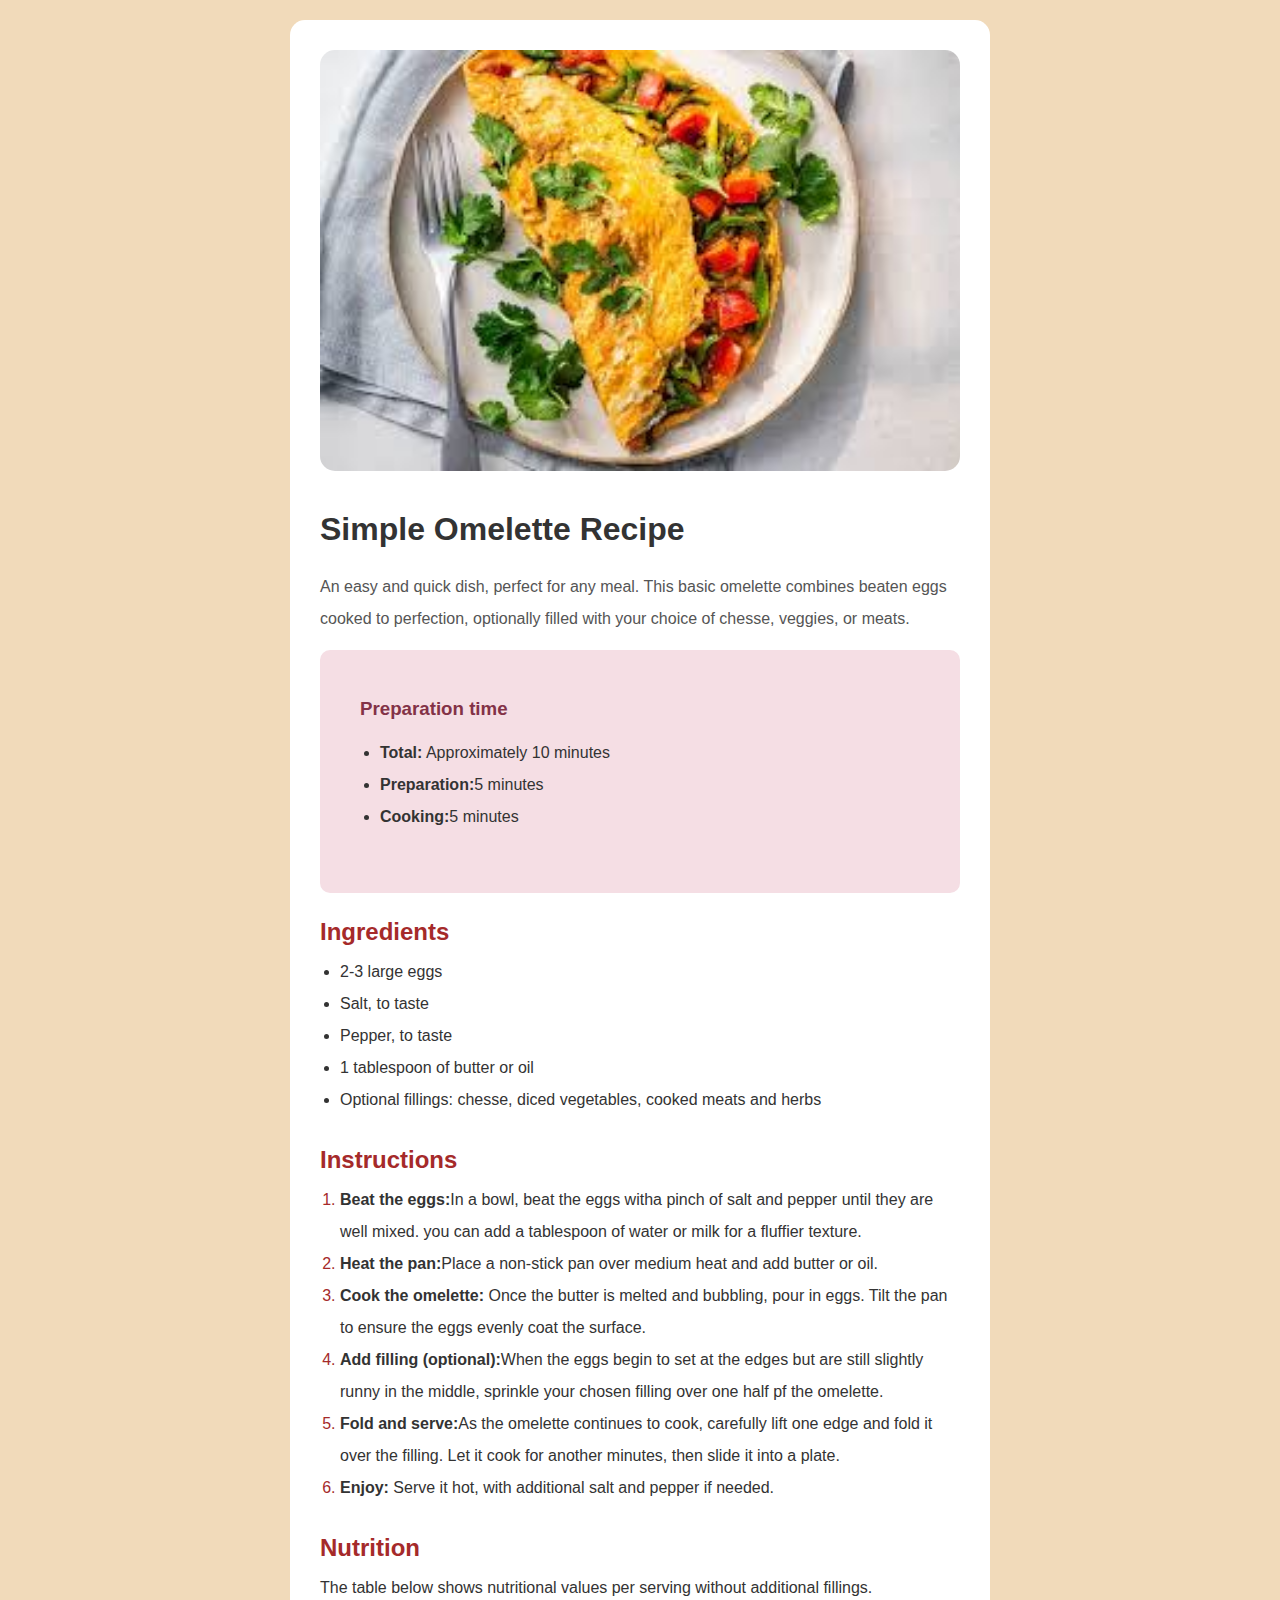
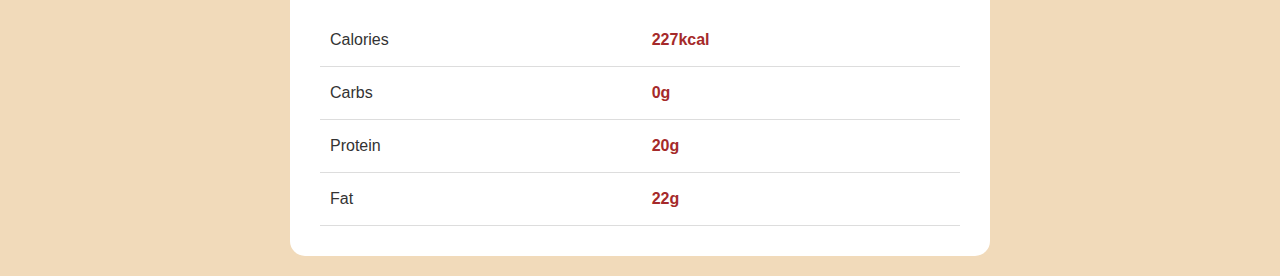
<file: index.html>
<!DOCTYPE html>
<html lang="en">
  <head>
    <meta charset="UTF-8" />
    <meta name="viewport" content="width=device-width, initial-scale=1.0" />
    <title>recipe</title>
    <link rel="stylesheet" href="./style.css" />
  </head>
  <body>
    <div class="container">
      <img src="omelette.jpg" alt="omelette" class="recipe-image" />
      <h1>Simple Omelette Recipe</h1>
      <p class="description">
        An easy and quick dish, perfect for any meal. This basic omelette
        combines beaten eggs cooked to perfection, optionally filled with your
        choice of chesse, veggies, or meats.
      </p>

      <div class="prep-time">
        <h3>Preparation time</h3>
        <ul>
          <li><strong>Total:</strong> Approximately 10 minutes</li>
          <li><strong>Preparation:</strong>5 minutes</li>
          <li><strong>Cooking:</strong>5 minutes</li>
        </ul>
      </div>
      <h2 class="brown-title">Ingredients</h2>
      <ul>
        <li>2-3 large eggs</li>
        <li>Salt, to taste</li>
        <li>Pepper, to taste</li>
        <li>1 tablespoon of butter or oil</li>
        <li>
          Optional fillings: chesse, diced vegetables, cooked meats and herbs
        </li>
      </ul>

      <h2 class="brown-title">Instructions</h2>
      <ol class="brown-list">
        <li>
          <strong>Beat the eggs:</strong>In a bowl, beat the eggs witha pinch of
          salt and pepper until they are well mixed. you can add a tablespoon of
          water or milk for a fluffier texture.
        </li>
        <li>
          <strong>Heat the pan:</strong>Place a non-stick pan over medium heat
          and add butter or oil.
        </li>
        <li>
          <strong>Cook the omelette:</strong> Once the butter is melted and
          bubbling, pour in eggs. Tilt the pan to ensure the eggs evenly coat
          the surface.
        </li>
        <li>
          <strong>Add filling (optional):</strong>When the eggs begin to set at
          the edges but are still slightly runny in the middle, sprinkle your
          chosen filling over one half pf the omelette.
        </li>
        <li>
          <strong>Fold and serve:</strong>As the omelette continues to cook,
          carefully lift one edge and fold it over the filling. Let it cook for
          another minutes, then slide it into a plate.
        </li>
        <li>
          <strong>Enjoy:</strong> Serve it hot, with additional salt and pepper
          if needed.
        </li>
      </ol>
      <h2 class="brown-title">Nutrition</h2>
      <p>
        The table below shows nutritional values per serving without additional
        fillings.
      </p>

      <table class="nutrition">
        <tr>
          <td>Calories</td>
          <td><strong class="brown-title">227kcal</strong></td>
        </tr>
        <tr>
          <td>Carbs</td>
          <td><strong class="brown-title">0g</strong></td>
        </tr>
        <tr>
          <td>Protein</td>
          <td><strong class="brown-title">20g</strong></td>
        </tr>
        <tr>
          <td>Fat</td>
          <td><strong class="brown-title">22g</strong></td>
        </tr>
      </table>

     
    </div>
  </body>
</html>
</file>
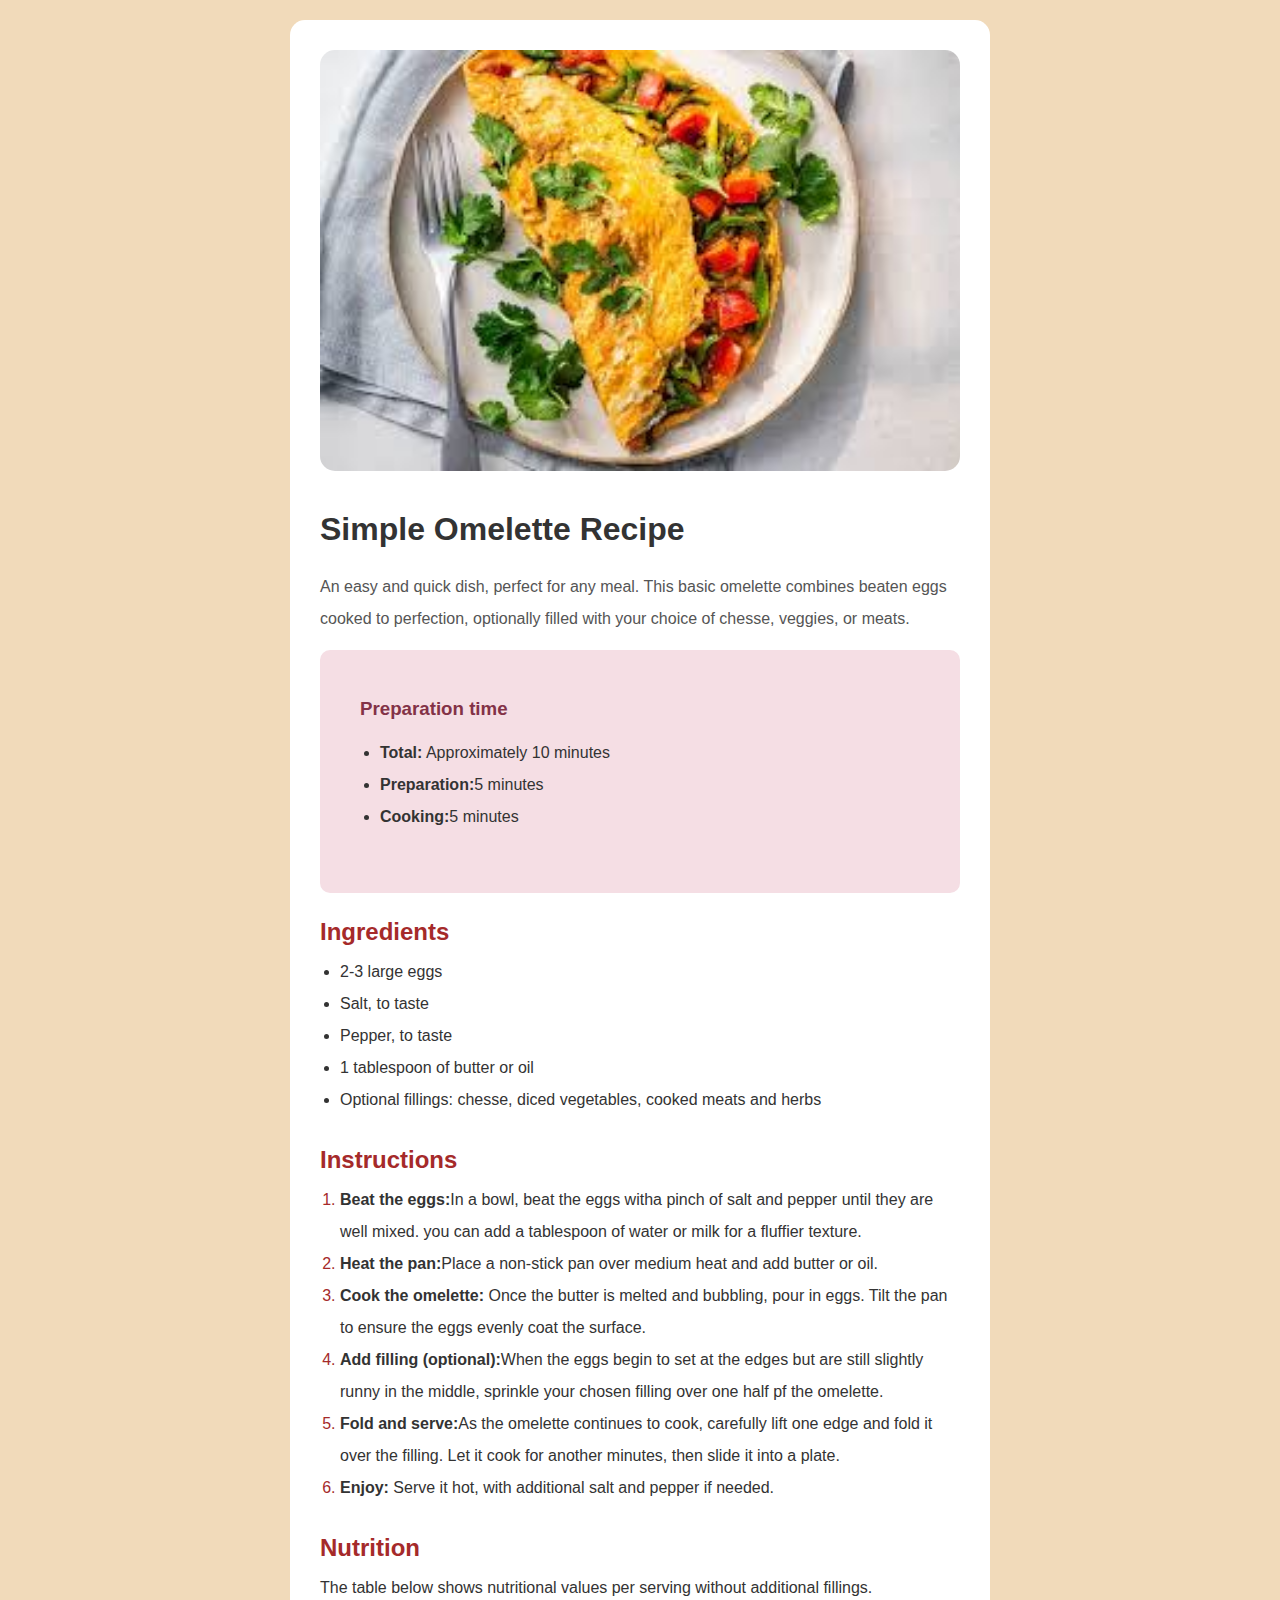
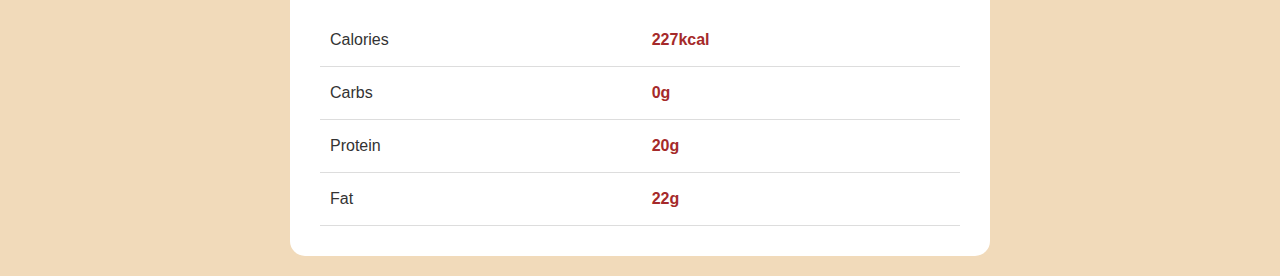
<file: recipe.html>
<!DOCTYPE html>
<html lang="en">
  <head>
    <meta charset="UTF-8" />
    <meta name="viewport" content="width=device-width, initial-scale=1.0" />
    <title>recipe</title>
    <link rel="stylesheet" href="./style.css" />
  </head>
  <!-- Babe, you write code like a pro 
   thank you! wait na, let me finish 😂 it's so good to have you designing content like this! It's a dream come true! -->
  <body>
    <div class="container">
      <img src="omelette.jpg" alt="omelette" class="recipe-image" />
      <h1>Simple Omelette Recipe</h1>
      <p class="description">
        An easy and quick dish, perfect for any meal. This basic omelette
        combines beaten eggs cooked to perfection, optionally filled with your
        choice of chesse, veggies, or meats.
      </p>

      <div class="prep-time">
        <h3>Preparation time</h3>
        <ul>
          <li><strong>Total:</strong> Approximately 10 minutes</li>
          <li><strong>Preparation:</strong>5 minutes</li>
          <li><strong>Cooking:</strong>5 minutes</li>
        </ul>
      </div>
      <h2 class="brown-title">Ingredients</h2>
      <ul>
        <li>2-3 large eggs</li>
        <li>Salt, to taste</li>
        <li>Pepper, to taste</li>
        <li>1 tablespoon of butter or oil</li>
        <li>
          Optional fillings: chesse, diced vegetables, cooked meats and herbs
        </li>
      </ul>

      <h2 class="brown-title">Instructions</h2>
      <ol class="brown-list">
        <li>
          <strong>Beat the eggs:</strong>In a bowl, beat the eggs witha pinch of
          salt and pepper until they are well mixed. you can add a tablespoon of
          water or milk for a fluffier texture.
        </li>
        <li>
          <strong>Heat the pan:</strong>Place a non-stick pan over medium heat
          and add butter or oil.
        </li>
        <li>
          <strong>Cook the omelette:</strong> Once the butter is melted and
          bubbling, pour in eggs. Tilt the pan to ensure the eggs evenly coat
          the surface.
        </li>
        <li>
          <strong>Add filling (optional):</strong>When the eggs begin to set at
          the edges but are still slightly runny in the middle, sprinkle your
          chosen filling over one half pf the omelette.
        </li>
        <li>
          <strong>Fold and serve:</strong>As the omelette continues to cook,
          carefully lift one edge and fold it over the filling. Let it cook for
          another minutes, then slide it into a plate.
        </li>
        <li>
          <strong>Enjoy:</strong> Serve it hot, with additional salt and pepper
          if needed.
        </li>
      </ol>
      <h2 class="brown-title">Nutrition</h2>
      <p>
        The table below shows nutritional values per serving without additional
        fillings.
      </p>

      <table class="nutrition">
        <tr>
          <td>Calories</td>
          <td><strong class="brown-title">227kcal</strong></td>
        </tr>
        <tr>
          <td>Carbs</td>
          <td><strong class="brown-title">0g</strong></td>
        </tr>
        <tr>
          <td>Protein</td>
          <td><strong class="brown-title">20g</strong></td>
        </tr>
        <tr>
          <td>Fat</td>
          <td><strong class="brown-title">22g</strong></td>
        </tr>
      </table>

      <!-- Wow! you even understand tables! 
       chat gpt helped with that. i still need more practice -->

       <!-- Chatgpt is a devs best friend in this era -->
        <!-- all devs need to learn is the foundational basics -->
         <!-- and then we can create wonderful content and applications -->
          <!-- practice is also what makes us confident, daily pratice and study -->
           <!-- I'm proud to call you a web dev, welcome baby!
            Thank you! i wouldn't have done it without your help, thank you!
            
            i will also be practising everyday now. I would go through my codes later and take more notes-->

            <!-- 💗 I want you to make improvements to old projects of mine soon. and work on yours too, in that way you'll see how I learnt this process too and get experience from that. 
             
            Okay, do i start now? i just finished my first frontend mentor project, i dont know hoe to submit. Anywayssss, when do i start/-->

            <!-- okay, let's submit first baby, show me the frontend site
             
            okay, it's bookmarked
            create an account with netlify
            they provide live hosting for projects.
            okay,lets create an account.
            personal, yh? uyes
            --> 
            <!-- what should i choose? personal
             yh, company, blog.... or..? --> 
             <!-- wait, let me control -->

             <!-- let me teach you to host your websites live.
             by dragging and dropping all related files on there... 
             first open the folder in file explorer through this 
             something went wrong
             give me a while to fix.
             method...-->
    </div>
  </body>
</html>
</file>
<file: style.css>
* {
  margin: 0;
  padding: 0;
  box-sizing: border-box;
}

body {
  font-family: "Segoe UI", Tahoma, Geneva, Verdana, sans-serif;
  color: #333;
  background-color: rgb(241, 218, 186);
  padding: 20px;
  line-height: 2;
}

.container {
  margin: auto;
  max-width: 700px;
  background-color: #fff;
  border-radius: 15px;
  overflow: hidden;
  box-shadow: 0 0 10px rgba (0, 0, 0, 0.1);
  padding: 30px;
}

.recipe-image {
  border-radius: 15px;
  margin-bottom: 15px;
  width: 100%;
}
h1 {
  margin-bottom: 10px;
  font-size: 2rem;
}

.description {
  color: #555;
  margin-bottom: 15px;
}

.prep-time {
  margin-bottom: 15px;
  border-radius: 10px;
  background-color: #f5dee4;
  padding: 40px;
}
.prep-time h3 {
  color: #833247;
  margin-bottom: 10px ;
}
ul, ol{
  margin-left: 20px;
  margin-bottom: 20px;
}
.ingredients li,
 .instructions li{
  margin-bottom: 10px;
}

.brown-title{
  color: brown;
}
.nutrition{
  width:100%;
  border-collapse:collapse ;
  margin-top: 10px ;
}

.nutrition td{
padding: 10px;
border-bottom:1px solid #ddd ;
}
.brown-list li::marker{
color: brown;
}
</file>
